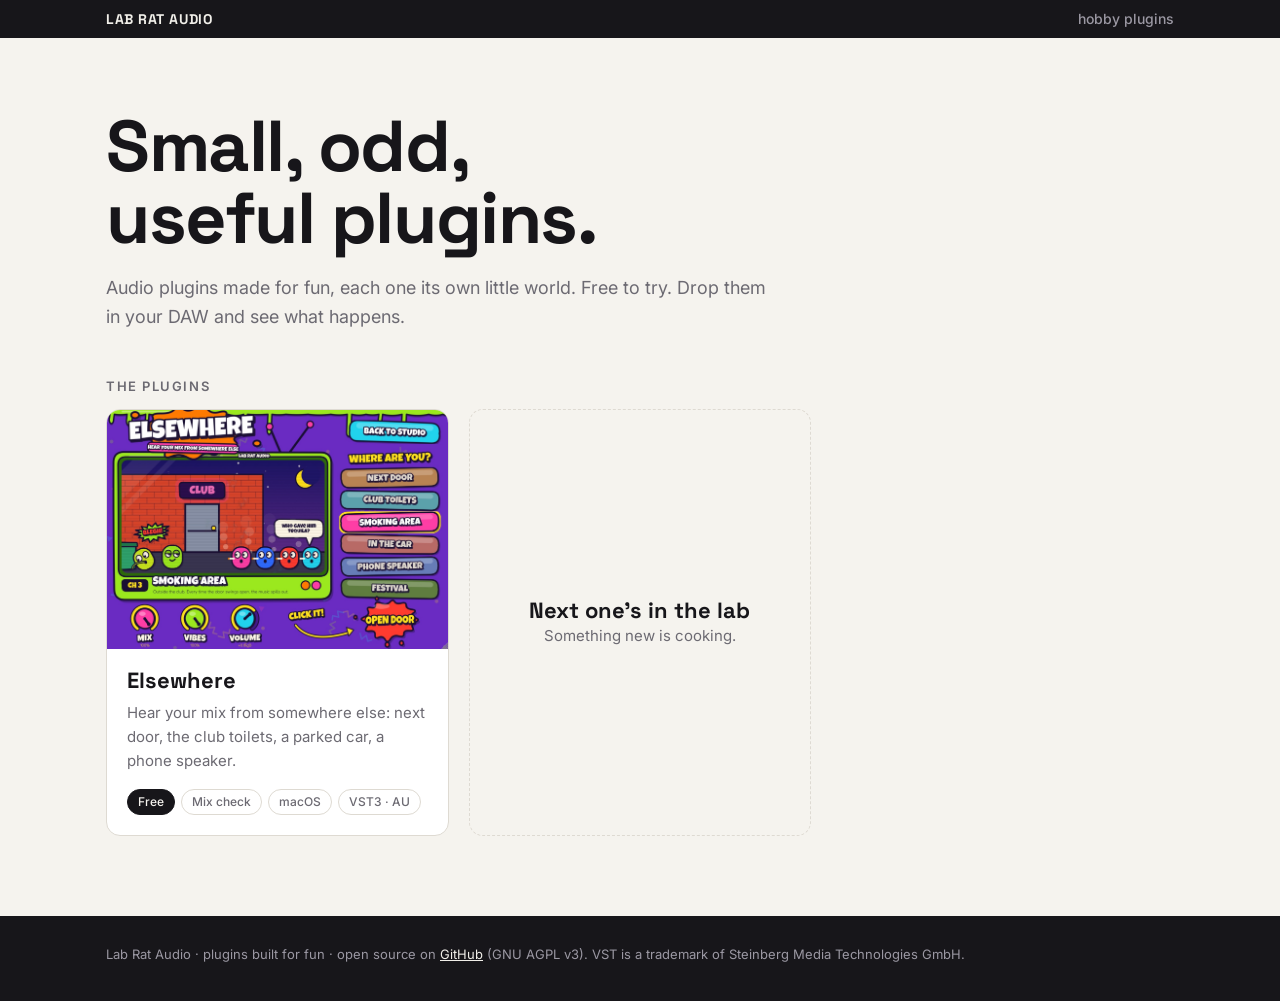
<file: docs/index.html>
<!doctype html>
<html lang="en">
<head>
  <meta charset="utf-8">
  <meta name="viewport" content="width=device-width, initial-scale=1">
  <title>Lab Rat Audio</title>
  <meta name="description" content="Small, odd, useful audio plugins. Made for fun, free to try.">
  <link rel="preconnect" href="https://fonts.googleapis.com">
  <link rel="preconnect" href="https://fonts.gstatic.com" crossorigin>
  <link href="https://fonts.googleapis.com/css2?family=Inter:wght@400;500;600&family=Space+Grotesk:wght@500;700&display=swap" rel="stylesheet">
  <link rel="stylesheet" href="assets/playground.css">
</head>
<body class="pg-hub">
  <header class="pg-bar">
    <div class="pg-bar__inner">
      <a class="pg-wordmark" href="./">LAB RAT AUDIO</a>
      <span class="pg-bar__muted">hobby plugins</span>
    </div>
  </header>

  <main class="pg-main">
    <section class="pg-intro">
      <h1>Small, odd, useful plugins.</h1>
      <p>Audio plugins made for fun, each one its own little world. Free to try. Drop them in your DAW and
         see what happens.</p>
    </section>

    <h2 class="pg-section-title">The plugins</h2>
    <section class="pg-grid">
      <!-- One card per plugin. Copy this block for the next one. -->
      <a class="pg-card" href="elsewhere/">
        <img class="pg-card__image" src="elsewhere/img/hero.jpg" alt="Elsewhere: a cartoon TV showing the club smoking area" loading="lazy">
        <div class="pg-card__body">
          <h3 class="pg-card__name">Elsewhere</h3>
          <p class="pg-card__line">Hear your mix from somewhere else: next door, the club toilets, a parked car, a phone speaker.</p>
          <div class="pg-tags">
            <span class="pg-tag pg-tag--on">Free</span>
            <span class="pg-tag">Mix check</span>
            <span class="pg-tag">macOS</span>
            <span class="pg-tag">VST3 · AU</span>
          </div>
        </div>
      </a>

      <div class="pg-card pg-card--soon">
        <h3 class="pg-card__name">Next one's in the lab</h3>
        <p class="pg-card__line">Something new is cooking.</p>
      </div>
    </section>
  </main>

  <footer class="pg-footer">
    <div class="pg-footer__inner">
      Lab Rat Audio · plugins built for fun · open source on
      <a href="https://github.com/ege-canpolat/lab-rat-audio">GitHub</a> (GNU AGPL v3). VST is a trademark of Steinberg Media Technologies GmbH.
    </div>
  </footer>
</body>
</html>
</file>
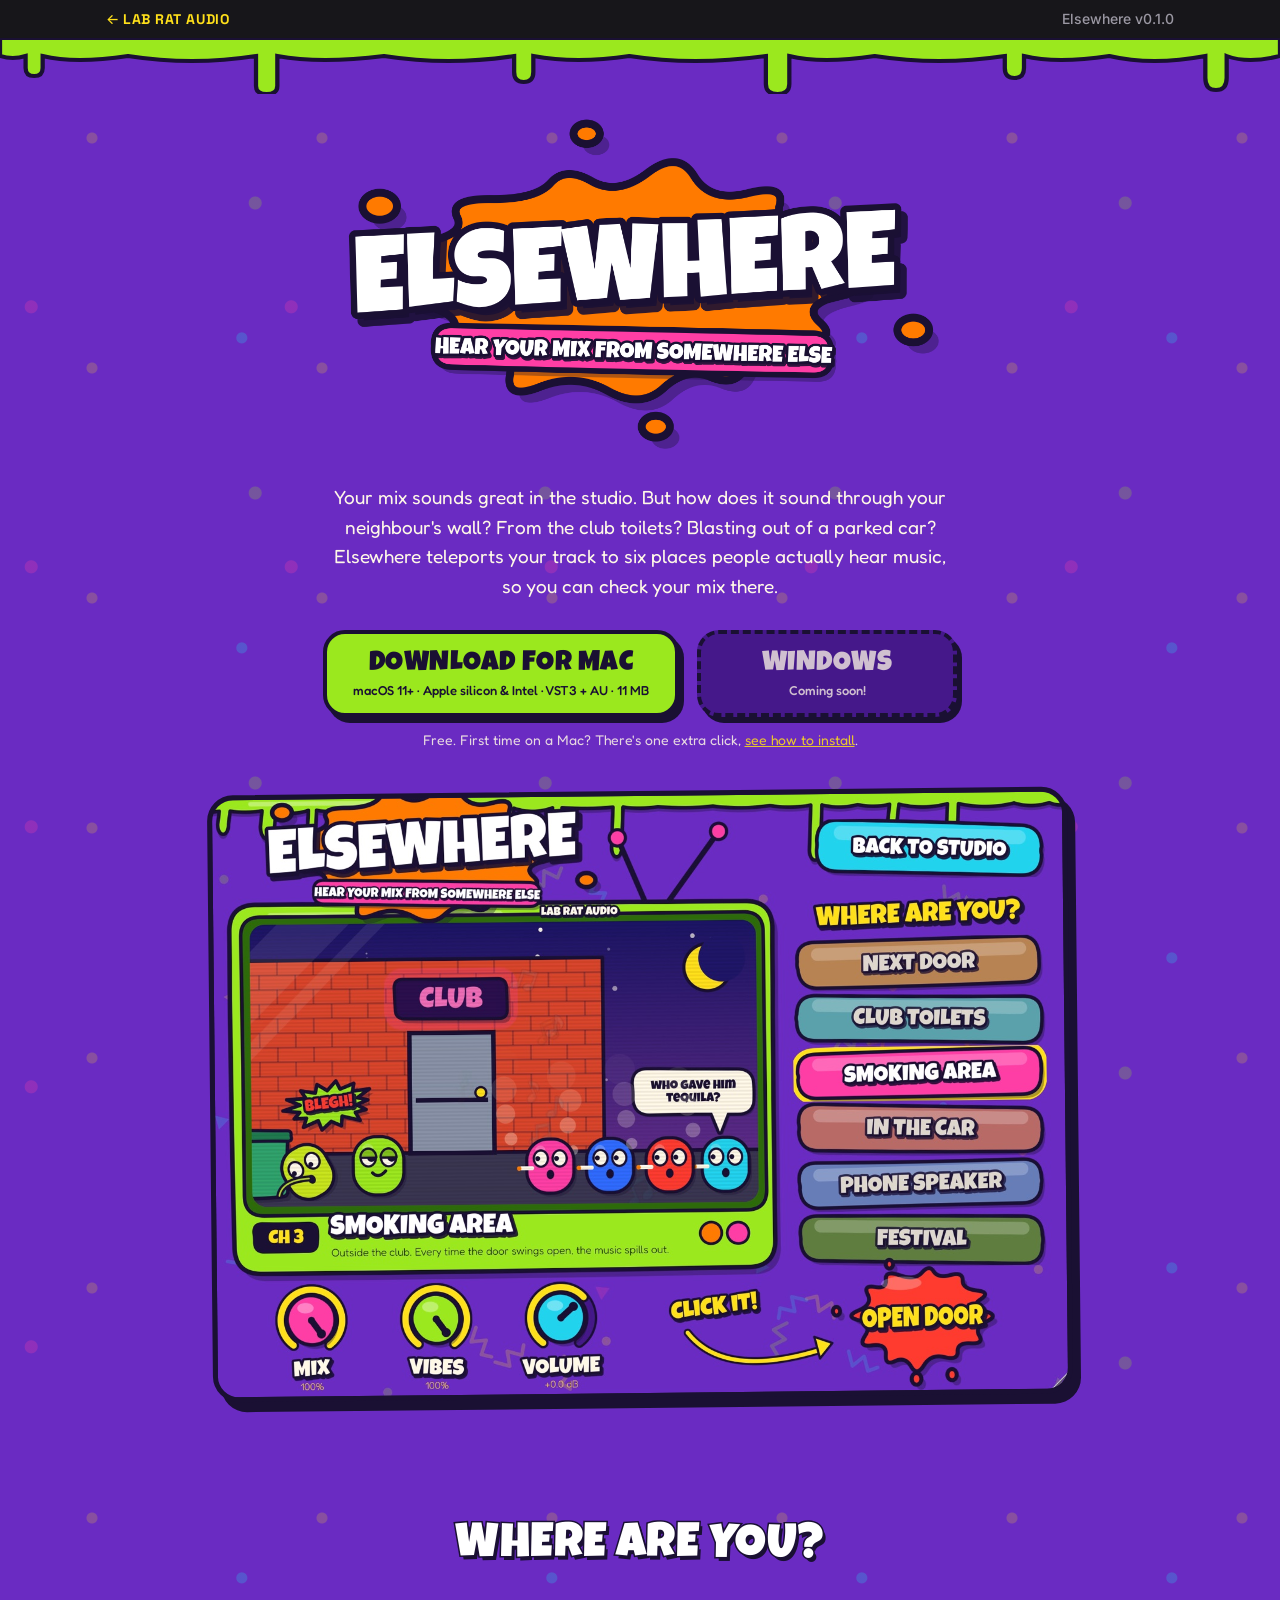
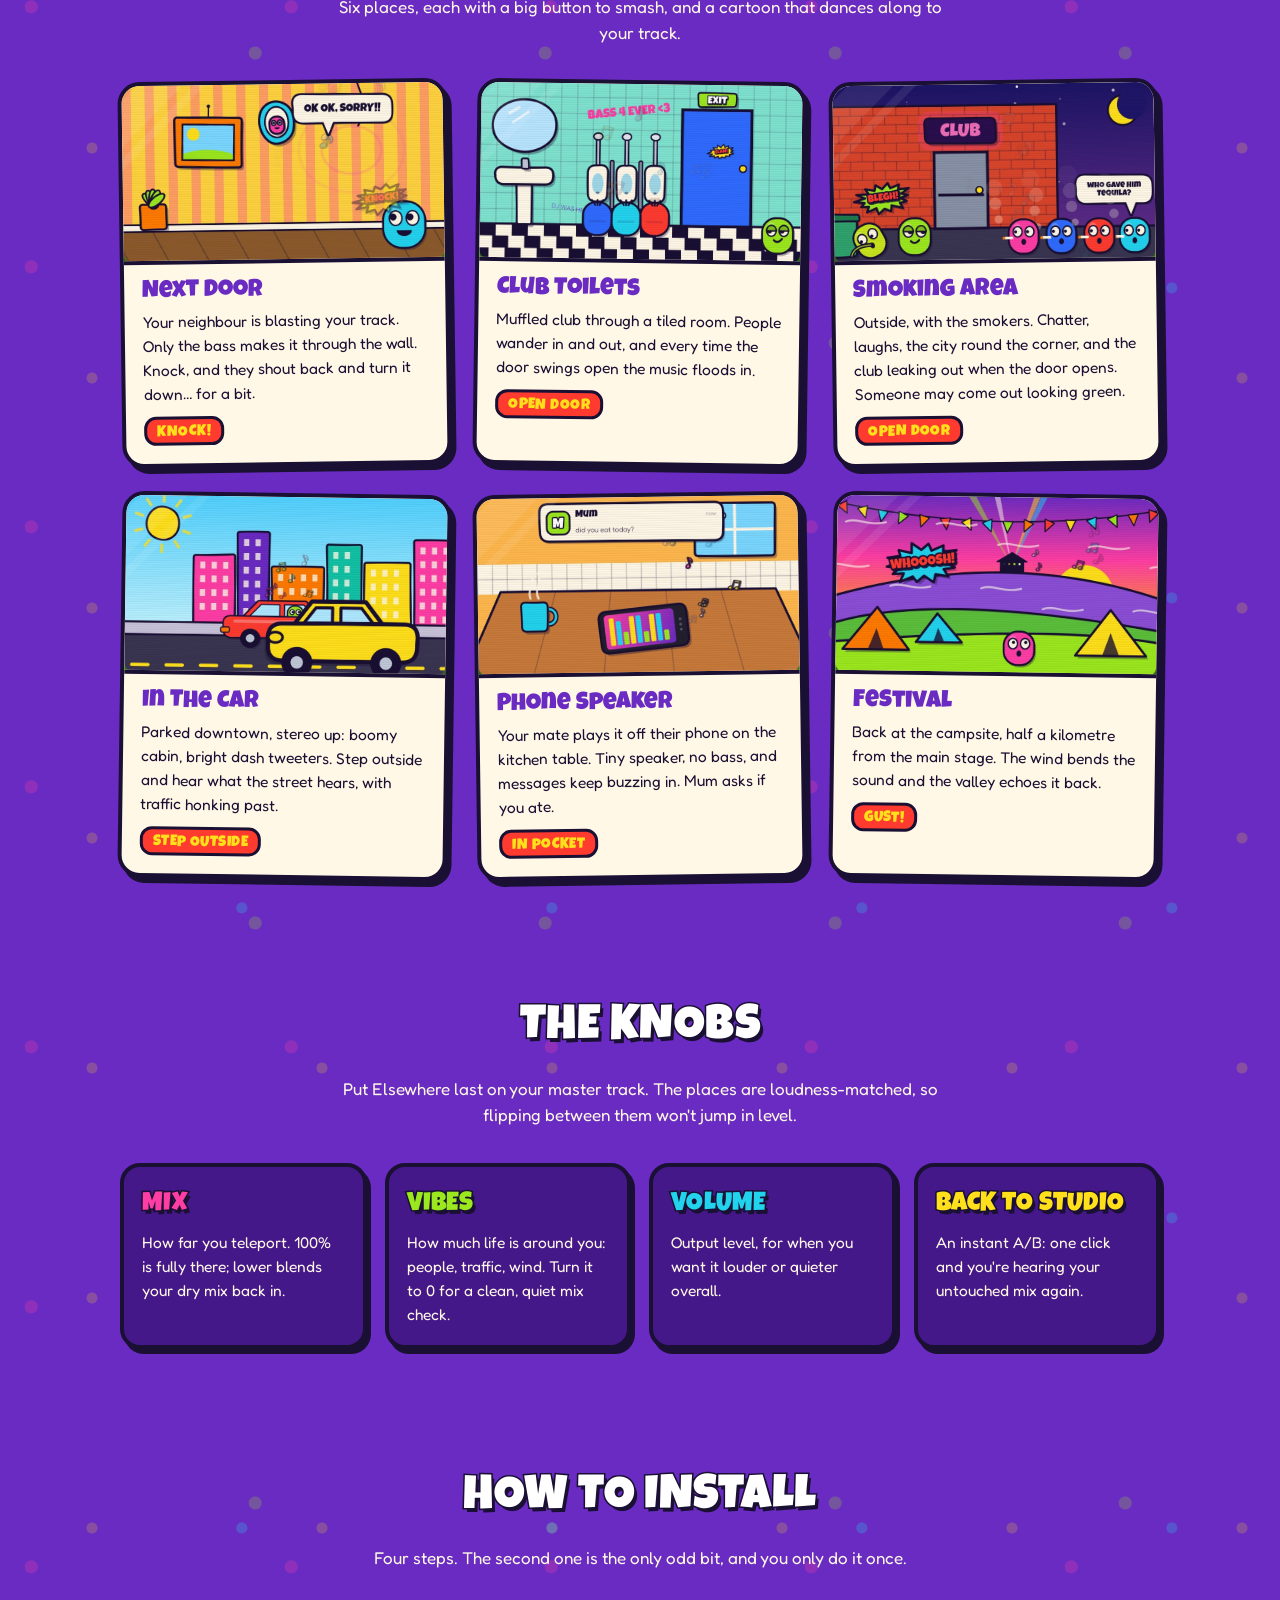
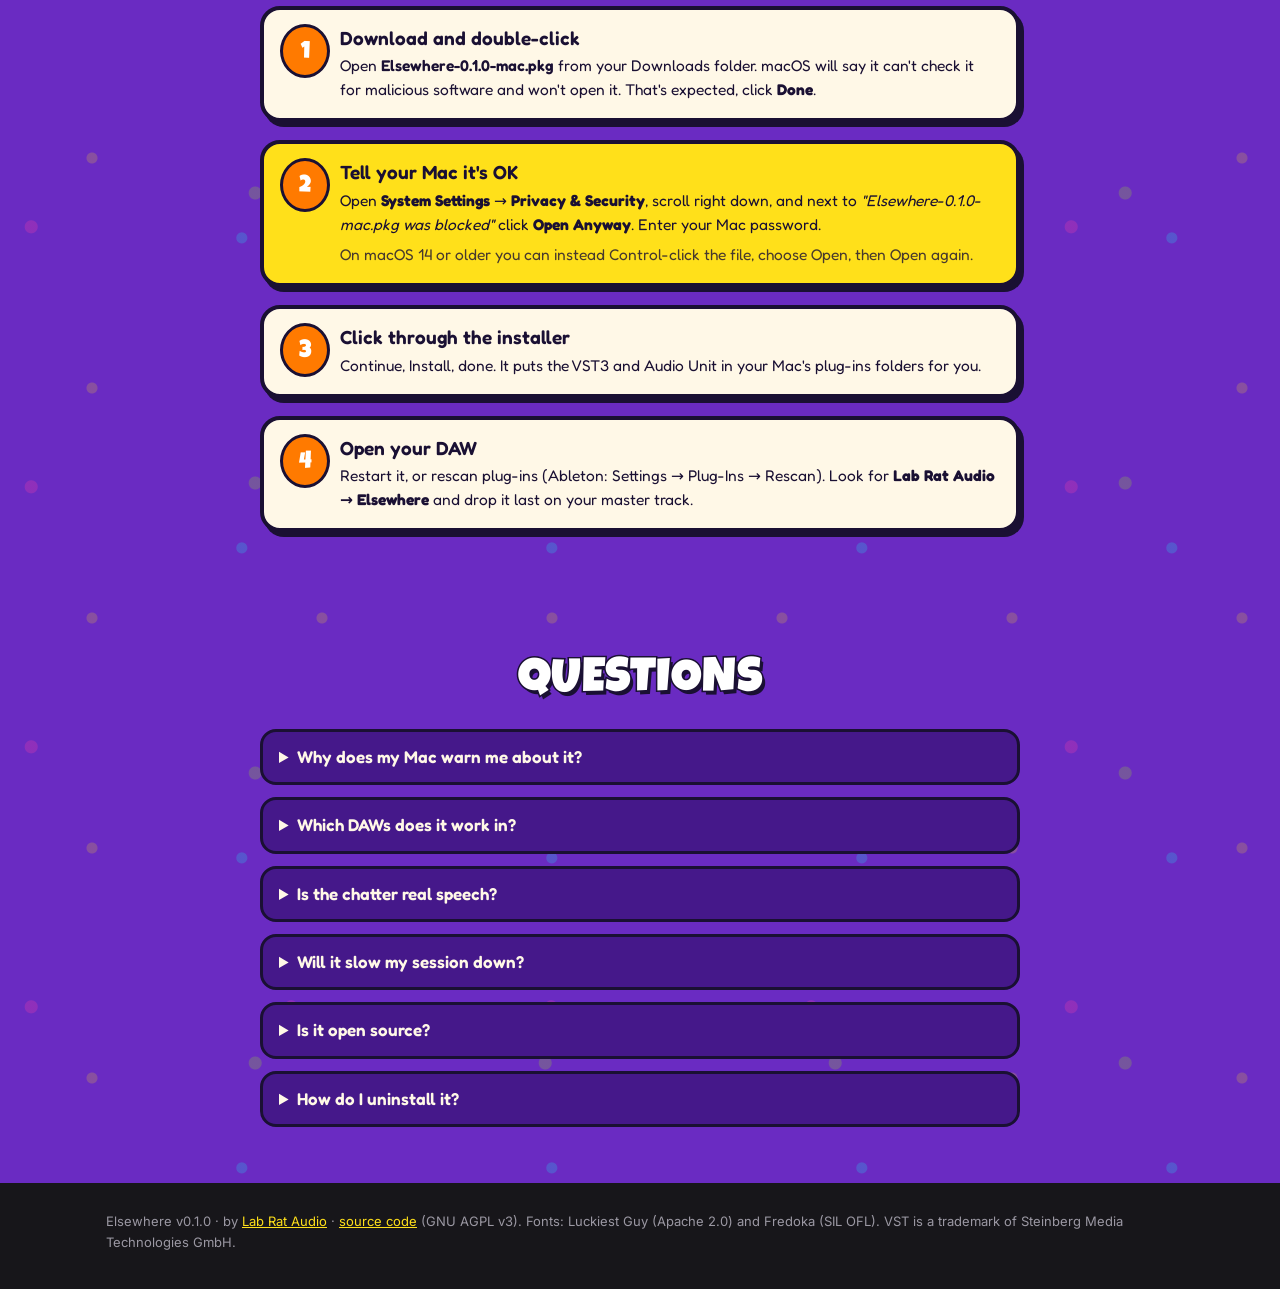
<file: docs/elsewhere/index.html>
<!doctype html>
<html lang="en">
<head>
  <meta charset="utf-8">
  <meta name="viewport" content="width=device-width, initial-scale=1">
  <title>Elsewhere · Lab Rat Audio</title>
  <meta name="description" content="Elsewhere: hear your mix from somewhere else. A free mix-check plugin (VST3 / AU) for macOS.">
  <link rel="preconnect" href="https://fonts.googleapis.com">
  <link rel="preconnect" href="https://fonts.gstatic.com" crossorigin>
  <link href="https://fonts.googleapis.com/css2?family=Fredoka:wght@400;500;600&family=Inter:wght@400;500&family=Luckiest+Guy&family=Space+Grotesk:wght@700&display=swap" rel="stylesheet">
  <link rel="stylesheet" href="../assets/playground.css">
  <link rel="stylesheet" href="elsewhere.css">
</head>
<body class="ew">
  <header class="pg-bar">
    <div class="pg-bar__inner">
      <a href="../">&larr; <span class="pg-wordmark">LAB RAT AUDIO</span></a>
      <span class="pg-bar__muted">Elsewhere v0.1.0</span>
    </div>
  </header>

  <svg class="ew-slime" viewBox="0 0 1200 56" preserveAspectRatio="none" aria-hidden="true">
    <path d="M0 0H1200V18Q1170 26 1150 18V40Q1150 52 1140 52Q1130 52 1130 40V18Q1080 28 1040 18Q990 26 960 18V30Q960 40 951 40Q942 40 942 30V18Q880 28 820 18Q770 26 740 18V46Q740 56 729 56Q718 56 718 46V18Q650 28 590 18Q540 26 500 18V34Q500 44 491 44Q482 44 482 34V18Q420 28 360 18Q300 26 260 18V48Q260 56 250 56Q240 56 240 48V18Q180 28 120 18Q70 26 40 18V30Q40 38 32 38Q24 38 24 30V18Q12 22 0 18Z"
          fill="#9be81e" stroke="#1a1033" stroke-width="4"/>
  </svg>

  <main>
    <section class="ew-hero ew-wrap">
      <h1 class="ew-logo">
        <!-- Exported from the plugin's own drawing code (ElsewhereRender writes Renders/logo.png). -->
        <img src="img/logo.png" width="1171" height="654" alt="Elsewhere: hear your mix from somewhere else">
      </h1>

      <p class="ew-hero__lede">Your mix sounds great in the studio. But how does it sound through your neighbour's wall?
        From the club toilets? Blasting out of a parked car? Elsewhere teleports your track to six places people
        actually hear music, so you can check your mix there.</p>

      <div class="ew-download" id="download">
        <a class="ew-btn ew-btn--go" href="download/Elsewhere-0.1.0-mac.pkg" download>
          <span class="ew-btn__big">DOWNLOAD FOR MAC</span>
          <span class="ew-btn__small">macOS 11+ · Apple silicon &amp; Intel · VST3 + AU · 11 MB</span>
        </a>
        <span class="ew-btn ew-btn--soon" aria-disabled="true">
          <span class="ew-btn__big">WINDOWS</span>
          <span class="ew-btn__small">Coming soon!</span>
        </span>
      </div>
      <p class="ew-download__note">Free. First time on a Mac? There's one extra click, <a href="#install">see how to install</a>.</p>

      <div class="ew-tv">
        <img src="img/hero.jpg" width="1400" height="983" alt="The Elsewhere plugin: a cartoon TV showing smokers chatting outside a club, with knobs and a big OPEN DOOR button">
      </div>
    </section>

    <section class="ew-section ew-wrap">
      <h2 class="ew-display">WHERE ARE YOU?</h2>
      <p class="ew-section__sub">Six places, each with a big button to smash, and a cartoon that dances along to your track.</p>

      <div class="ew-places">
        <article class="ew-place">
          <img src="img/screen_ui_1_sorry.jpg" width="840" height="468" alt="Next Door: a living room, the neighbour's music thumping through the wall" loading="lazy">
          <div class="ew-place__body">
            <h3 class="ew-place__name">Next Door</h3>
            <p>Your neighbour is blasting your track. Only the bass makes it through the wall. Knock, and they shout back and turn it down… for a bit.</p>
            <span class="ew-place__button">KNOCK!</span>
          </div>
        </article>
        <article class="ew-place">
          <img src="img/screen_ui_2_people.jpg" width="840" height="468" alt="Club Toilets: urinals, a mirror and a door to the club" loading="lazy">
          <div class="ew-place__body">
            <h3 class="ew-place__name">Club Toilets</h3>
            <p>Muffled club through a tiled room. People wander in and out, and every time the door swings open the music floods in.</p>
            <span class="ew-place__button">OPEN DOOR</span>
          </div>
        </article>
        <article class="ew-place">
          <img src="img/screen_ui_3_people.jpg" width="840" height="468" alt="Smoking Area: smokers chatting outside the club door at night" loading="lazy">
          <div class="ew-place__body">
            <h3 class="ew-place__name">Smoking Area</h3>
            <p>Outside, with the smokers. Chatter, laughs, the city round the corner, and the club leaking out when the door opens. Someone may come out looking green.</p>
            <span class="ew-place__button">OPEN DOOR</span>
          </div>
        </article>
        <article class="ew-place">
          <img src="img/screen_ui_4_traffic.jpg" width="840" height="468" alt="In The Car: a parked red car on a city street with traffic passing" loading="lazy">
          <div class="ew-place__body">
            <h3 class="ew-place__name">In The Car</h3>
            <p>Parked downtown, stereo up: boomy cabin, bright dash tweeters. Step outside and hear what the street hears, with traffic honking past.</p>
            <span class="ew-place__button">STEP OUTSIDE</span>
          </div>
        </article>
        <article class="ew-place">
          <img src="img/screen_ui_5.jpg" width="840" height="468" alt="Phone Speaker: a phone on a kitchen table with a message notification" loading="lazy">
          <div class="ew-place__body">
            <h3 class="ew-place__name">Phone Speaker</h3>
            <p>Your mate plays it off their phone on the kitchen table. Tiny speaker, no bass, and messages keep buzzing in. Mum asks if you ate.</p>
            <span class="ew-place__button">IN POCKET</span>
          </div>
        </article>
        <article class="ew-place">
          <img src="img/screen_ui_6_action.jpg" width="840" height="468" alt="Festival: tents on a hill, a tiny stage in the distance at sunset" loading="lazy">
          <div class="ew-place__body">
            <h3 class="ew-place__name">Festival</h3>
            <p>Back at the campsite, half a kilometre from the main stage. The wind bends the sound and the valley echoes it back.</p>
            <span class="ew-place__button">GUST!</span>
          </div>
        </article>
      </div>
    </section>

    <section class="ew-section ew-wrap">
      <h2 class="ew-display">THE KNOBS</h2>
      <p class="ew-section__sub">Put Elsewhere last on your master track. The places are loudness-matched, so flipping between them won't jump in level.</p>
      <div class="ew-knobs">
        <div class="ew-knob"><h3 class="ew-display">MIX</h3><p>How far you teleport. 100% is fully there; lower blends your dry mix back in.</p></div>
        <div class="ew-knob"><h3 class="ew-display">VIBES</h3><p>How much life is around you: people, traffic, wind. Turn it to 0 for a clean, quiet mix check.</p></div>
        <div class="ew-knob"><h3 class="ew-display">VOLUME</h3><p>Output level, for when you want it louder or quieter overall.</p></div>
        <div class="ew-knob"><h3 class="ew-display">BACK TO STUDIO</h3><p>An instant A/B: one click and you're hearing your untouched mix again.</p></div>
      </div>
    </section>

    <section class="ew-section ew-wrap" id="install">
      <h2 class="ew-display">HOW TO INSTALL</h2>
      <p class="ew-section__sub">Four steps. The second one is the only odd bit, and you only do it once.</p>
      <ol class="ew-steps">
        <li>
          <h3>Download and double-click</h3>
          <p>Open <span class="ew-path">Elsewhere-0.1.0-mac.pkg</span> from your Downloads folder. macOS will say it can't check it for
             malicious software and won't open it. That's expected, click <b>Done</b>.</p>
        </li>
        <li class="ew-steps__key">
          <h3>Tell your Mac it's OK</h3>
          <p>Open <b>System Settings</b> &rarr; <b>Privacy &amp; Security</b>, scroll right down, and next to
             <i>"Elsewhere-0.1.0-mac.pkg was blocked"</i> click <b>Open Anyway</b>. Enter your Mac password.</p>
          <p class="ew-mini">On macOS 14 or older you can instead Control-click the file, choose Open, then Open again.</p>
        </li>
        <li>
          <h3>Click through the installer</h3>
          <p>Continue, Install, done. It puts the VST3 and Audio Unit in your Mac's plug-ins folders for you.</p>
        </li>
        <li>
          <h3>Open your DAW</h3>
          <p>Restart it, or rescan plug-ins (Ableton: Settings &rarr; Plug-Ins &rarr; Rescan). Look for
             <b>Lab Rat Audio &rarr; Elsewhere</b> and drop it last on your master track.</p>
        </li>
      </ol>
    </section>

    <section class="ew-section ew-wrap">
      <h2 class="ew-display">QUESTIONS</h2>
      <div class="ew-faq">
        <details>
          <summary>Why does my Mac warn me about it?</summary>
          <p>Apple only skips the warning for apps signed with a paid Apple developer certificate. Elsewhere is a hobby
             project and isn't signed (yet), so macOS asks you to confirm once. The plugin itself is the same either way.</p>
        </details>
        <details>
          <summary>Which DAWs does it work in?</summary>
          <p>Anything that loads VST3 or Audio Units on a Mac: Ableton Live, Logic Pro, FL Studio, Bitwig, Reaper, Cubase,
             Studio One, GarageBand and more. Pro Tools (AAX) isn't supported.</p>
        </details>
        <details>
          <summary>Is the chatter real speech?</summary>
          <p>No, it's synthesised gibberish (read the speech bubbles for what they're on about). Everything you hear around
             the music is generated live, so there are no samples and it never repeats exactly.</p>
        </details>
        <details>
          <summary>Will it slow my session down?</summary>
          <p>No: it uses a few percent of one CPU core and adds no latency.</p>
        </details>
        <details>
          <summary>Is it open source?</summary>
          <p>Yes. Elsewhere is free software under the GNU AGPL v3: the whole source is on
             <a href="https://github.com/ege-canpolat/lab-rat-audio">GitHub</a>, and you're welcome to study it, change it
             and share it, as long as what you share stays open under the same licence.</p>
        </details>
        <details>
          <summary>How do I uninstall it?</summary>
          <p>Delete <span class="ew-path">Elsewhere.vst3</span> from <span class="ew-path">/Library/Audio/Plug-Ins/VST3</span> and
             <span class="ew-path">Elsewhere.component</span> from <span class="ew-path">/Library/Audio/Plug-Ins/Components</span>.
             (In Finder, press Cmd+Shift+G and paste the folder path.)</p>
        </details>
      </div>
    </section>
  </main>

  <footer class="pg-footer">
    <div class="pg-footer__inner">
      Elsewhere v0.1.0 · by <a href="../">Lab Rat Audio</a> ·
      <a href="https://github.com/ege-canpolat/lab-rat-audio">source code</a> (GNU AGPL v3). Fonts: Luckiest Guy (Apache 2.0) and Fredoka (SIL OFL).
      VST is a trademark of Steinberg Media Technologies GmbH.
    </div>
  </footer>
</body>
</html>
</file>
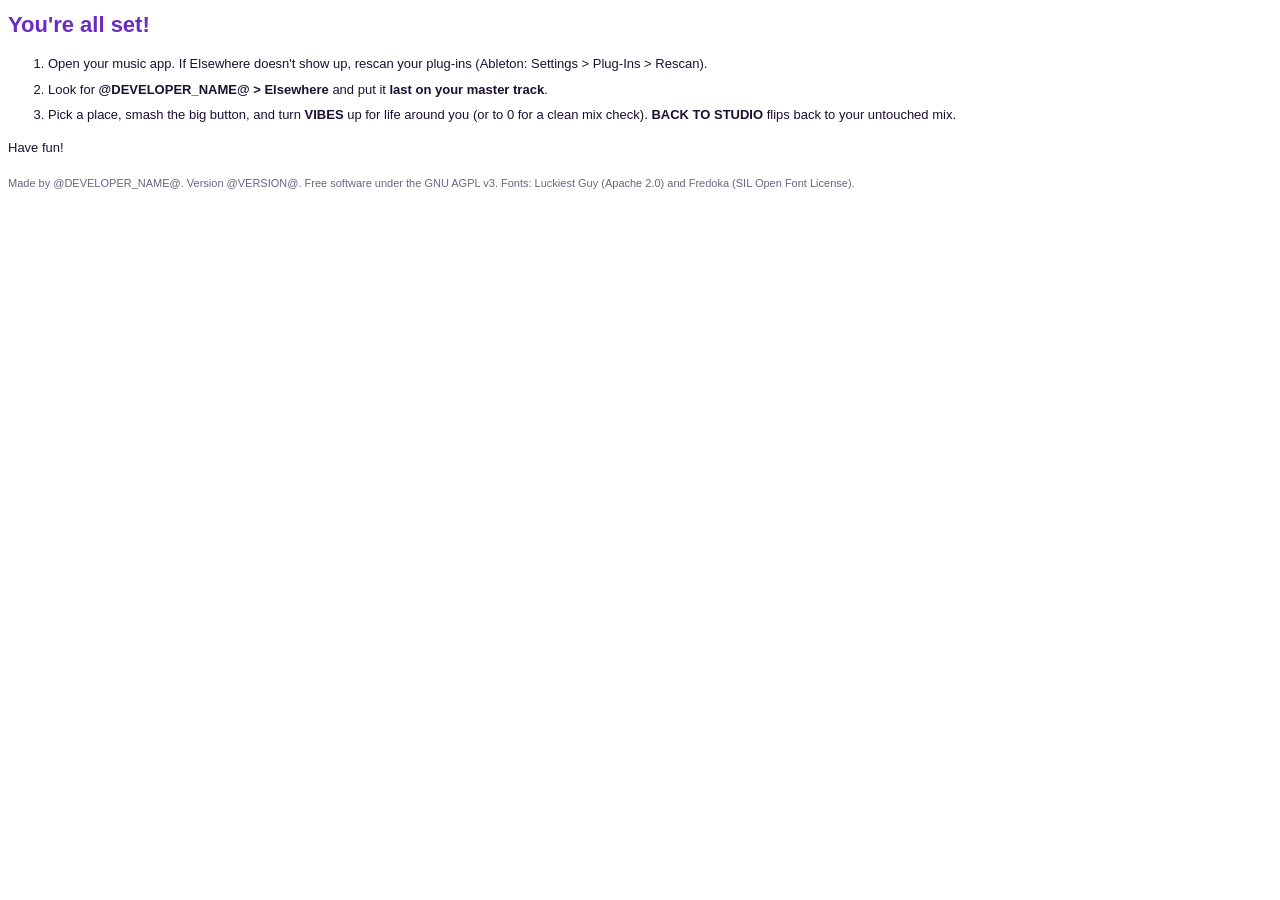
<file: Elsewhere/Installer/conclusion.html>
<!doctype html>
<html>
<head>
<meta charset="utf-8">
<style>
  body { font: 13px -apple-system, Helvetica, sans-serif; color: #1a1033; line-height: 1.5; }
  h1 { font-size: 22px; margin: 0 0 10px; color: #6a2bc2; }
  li { margin-bottom: 6px; }
  .small { color: #6b6480; font-size: 11px; margin-top: 18px; }
</style>
</head>
<body>
  <h1>You're all set!</h1>
  <ol>
    <li>Open your music app. If Elsewhere doesn't show up, rescan your plug-ins
        (Ableton: Settings &gt; Plug-Ins &gt; Rescan).</li>
    <li>Look for <b>@DEVELOPER_NAME@ &gt; Elsewhere</b> and put it <b>last on your master track</b>.</li>
    <li>Pick a place, smash the big button, and turn <b>VIBES</b> up for life around you
        (or to 0 for a clean mix check). <b>BACK TO STUDIO</b> flips back to your untouched mix.</li>
  </ol>
  <p>Have fun!</p>
  <p class="small">Made by @DEVELOPER_NAME@. Version @VERSION@. Free software under the GNU AGPL v3. Fonts: Luckiest Guy (Apache 2.0) and Fredoka (SIL Open Font License).</p>
</body>
</html>
</file>
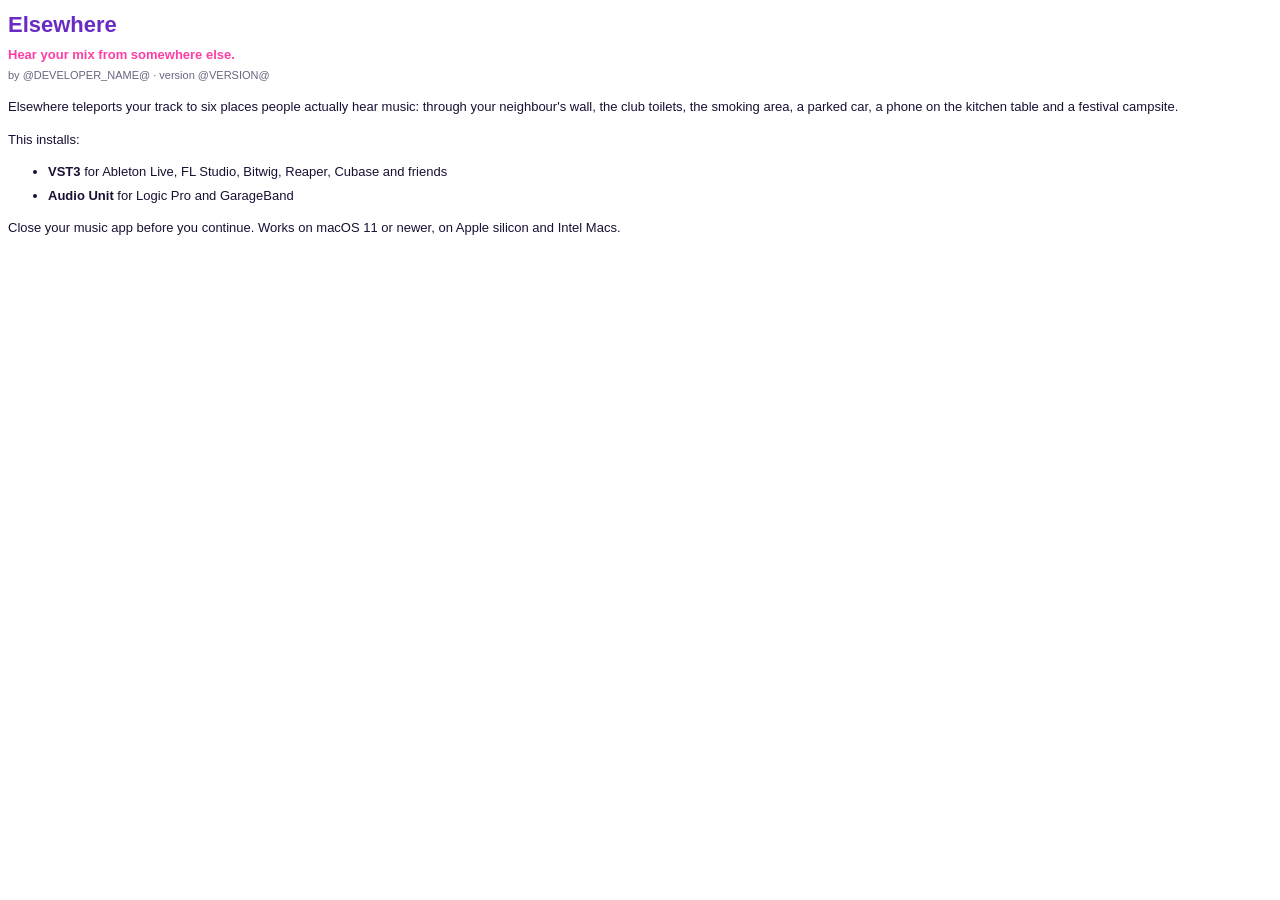
<file: Elsewhere/Installer/welcome.html>
<!doctype html>
<html>
<head>
<meta charset="utf-8">
<style>
  body { font: 13px -apple-system, Helvetica, sans-serif; color: #1a1033; line-height: 1.5; }
  h1 { font-size: 22px; margin: 0 0 4px; color: #6a2bc2; }
  .tag { color: #ff3ea5; font-weight: 700; margin: 0; }
  .by { color: #6b6480; font-size: 11px; margin: 2px 0 14px; }
  li { margin-bottom: 4px; }
</style>
</head>
<body>
  <h1>Elsewhere</h1>
  <p class="tag">Hear your mix from somewhere else.</p>
  <p class="by">by @DEVELOPER_NAME@ · version @VERSION@</p>
  <p>Elsewhere teleports your track to six places people actually hear music: through your neighbour's
     wall, the club toilets, the smoking area, a parked car, a phone on the kitchen table and a festival
     campsite.</p>
  <p>This installs:</p>
  <ul>
    <li><b>VST3</b> for Ableton Live, FL Studio, Bitwig, Reaper, Cubase and friends</li>
    <li><b>Audio Unit</b> for Logic Pro and GarageBand</li>
  </ul>
  <p>Close your music app before you continue. Works on macOS 11 or newer, on Apple silicon and Intel Macs.</p>
</body>
</html>
</file>
<file: docs/assets/playground.css>
/* Lab Rat Audio: the shared, deliberately neutral frame around every plugin.
   The hub uses all of it; plugin pages use the top bar and footer and bring their own look. */

:root {
  --pg-bg: #f5f3ee;
  --pg-surface: #ffffff;
  --pg-ink: #17161a;
  --pg-muted: #6c6a72;
  --pg-line: #dedad2;
  --pg-accent: #17161a;
  --pg-radius: 14px;
  --pg-font: "Inter", system-ui, -apple-system, "Segoe UI", sans-serif;
  --pg-display: "Space Grotesk", "Inter", system-ui, sans-serif;
}

@media (prefers-color-scheme: dark) {
  :root:not([data-theme="light"]) {
    --pg-bg: #121114;
    --pg-surface: #1b1a1f;
    --pg-ink: #f1efe9;
    --pg-muted: #9b98a3;
    --pg-line: #2d2b33;
    --pg-accent: #f1efe9;
  }
}
:root[data-theme="dark"] {
  --pg-bg: #121114;
  --pg-surface: #1b1a1f;
  --pg-ink: #f1efe9;
  --pg-muted: #9b98a3;
  --pg-line: #2d2b33;
  --pg-accent: #f1efe9;
}

* { box-sizing: border-box; }
html { -webkit-text-size-adjust: 100%; }
body { margin: 0; }
img { max-width: 100%; height: auto; display: block; }

/* ---- Top bar: on every page, so you can always get back to the hub ---- */
.pg-bar {
  font: 500 14px/1 var(--pg-font);
  background: #17161a;
  color: #f1efe9;
}
.pg-bar__inner {
  max-width: 1100px;
  margin: 0 auto;
  padding: 12px 16px;
  display: flex;
  align-items: center;
  justify-content: space-between;
  gap: 16px;
}
.pg-bar a { color: inherit; text-decoration: none; }
.pg-bar a:hover { text-decoration: underline; text-underline-offset: 3px; }
.pg-wordmark { font-family: var(--pg-display); font-weight: 700; letter-spacing: 0.04em; }
.pg-bar__muted { color: #9b98a3; }

/* ---- Footer ---- */
.pg-footer {
  font: 400 13px/1.6 var(--pg-font);
  background: #17161a;
  color: #9b98a3;
}
.pg-footer__inner { max-width: 1100px; margin: 0 auto; padding: 28px 16px 36px; }
.pg-footer a { color: #f1efe9; }

/* ---- Hub ---- */
.pg-hub {
  background: var(--pg-bg);
  color: var(--pg-ink);
  font: 400 16px/1.6 var(--pg-font);
  min-height: 100vh;
}
.pg-main { max-width: 1100px; margin: 0 auto; padding: 0 16px; }

.pg-intro { padding: 72px 0 48px; max-width: 720px; }
.pg-intro h1 {
  font: 700 clamp(40px, 7vw, 72px)/1 var(--pg-display);
  letter-spacing: -0.02em;
  margin: 0 0 20px;
  text-wrap: balance;
}
.pg-intro p { margin: 0; font-size: 18px; color: var(--pg-muted); max-width: 60ch; }

.pg-section-title {
  font: 600 13px/1 var(--pg-font);
  text-transform: uppercase;
  letter-spacing: 0.12em;
  color: var(--pg-muted);
  margin: 0 0 16px;
}

.pg-grid {
  display: grid;
  grid-template-columns: repeat(auto-fill, minmax(min(100%, 320px), 1fr));
  gap: 20px;
  padding-bottom: 80px;
}

.pg-card {
  background: var(--pg-surface);
  border: 1px solid var(--pg-line);
  border-radius: var(--pg-radius);
  overflow: hidden;
  color: inherit;
  text-decoration: none;
  display: flex;
  flex-direction: column;
  transition: transform 0.15s ease, box-shadow 0.15s ease;
}
a.pg-card:hover { transform: translateY(-3px); box-shadow: 0 10px 30px rgba(0, 0, 0, 0.12); }
.pg-card__image { aspect-ratio: 940 / 660; object-fit: cover; width: 100%; background: #222; }
.pg-card__body { padding: 18px 20px 20px; display: flex; flex-direction: column; gap: 8px; flex: 1; }
.pg-card__name { font: 700 22px/1.2 var(--pg-display); margin: 0; }
.pg-card__line { margin: 0; color: var(--pg-muted); font-size: 15px; }
.pg-tags { display: flex; flex-wrap: wrap; gap: 6px; margin-top: auto; padding-top: 8px; }
.pg-tag {
  font: 500 12px/1 var(--pg-font);
  border: 1px solid var(--pg-line);
  border-radius: 999px;
  padding: 6px 10px;
  color: var(--pg-muted);
}
.pg-tag--on { background: var(--pg-accent); color: var(--pg-bg); border-color: var(--pg-accent); }

.pg-card--soon {
  border-style: dashed;
  background: transparent;
  justify-content: center;
  align-items: center;
  text-align: center;
  min-height: 280px;
  padding: 24px;
  color: var(--pg-muted);
}
.pg-card--soon .pg-card__name { color: var(--pg-ink); }
</file>
<file: docs/elsewhere/elsewhere.css>
/* Elsewhere's own look: 2000s cartoon, like the plugin. Only this page uses it. */

:root {
  --ink: #1a1033;
  --purple: #6a2bc2;
  --purple-dk: #45188a;
  --orange: #ff7a00;
  --slime: #9be81e;
  --pink: #ff3ea5;
  --cyan: #22d3ee;
  --yellow: #ffe01a;
  --red: #ff3b30;
  --cream: #fff8e7;
  --display: "Luckiest Guy", "Arial Black", sans-serif;
  --body: "Fredoka", system-ui, sans-serif;
}

.ew {
  margin: 0;
  background-color: var(--purple);
  background-image:
    radial-gradient(circle at 12% 18%, rgba(255, 62, 165, 0.25) 0 6px, transparent 7px),
    radial-gradient(circle at 78% 9%, rgba(34, 211, 238, 0.25) 0 5px, transparent 6px),
    radial-gradient(circle at 40% 60%, rgba(255, 224, 26, 0.2) 0 5px, transparent 6px),
    radial-gradient(circle at 88% 70%, rgba(155, 232, 30, 0.22) 0 6px, transparent 7px);
  background-size: 260px 260px, 310px 310px, 230px 230px, 290px 290px;
  color: var(--cream);
  font: 400 17px/1.55 var(--body);
  overflow-x: hidden;
}

.ew a { color: var(--yellow); }

/* Slime oozing off the top. */
.ew-slime { display: block; width: 100%; height: 56px; margin-bottom: -8px; }

.ew-wrap { max-width: 1040px; margin: 0 auto; padding: 0 16px; }

/* Chunky outlined text, like the plugin's. */
.ew-display {
  font-family: var(--display);
  font-weight: 400;
  letter-spacing: 0.01em;
  color: #fff;
  -webkit-text-stroke: 3px var(--ink);
  paint-order: stroke fill;
  text-shadow: 3px 4px 0 var(--ink);
  margin: 0;
}

/* ---- Hero ---- */
.ew-hero { padding: 28px 0 56px; text-align: center; }
.ew-logo { margin: 0 auto; max-width: 620px; }
.ew-logo img { width: 100%; }
.ew-hero__lede { max-width: 620px; margin: 22px auto 30px; font-size: 19px; }

.ew-tv {
  max-width: 860px;
  margin: 0 auto;
  border: 5px solid var(--ink);
  border-radius: 26px;
  box-shadow: 8px 10px 0 var(--ink);
  overflow: hidden;
  transform: rotate(-0.6deg);
  background: var(--ink);
}

/* ---- Download ---- */
.ew-download { display: flex; flex-wrap: wrap; justify-content: center; gap: 18px; margin: 8px 0 10px; }
.ew-btn {
  display: inline-flex;
  flex-direction: column;
  align-items: center;
  gap: 4px;
  min-width: 260px;
  padding: 16px 26px 14px;
  border: 4px solid var(--ink);
  border-radius: 22px;
  box-shadow: 5px 6px 0 var(--ink);
  text-decoration: none;
  transition: transform 0.08s ease, box-shadow 0.08s ease;
}
.ew-btn__big { font: 400 28px/1 var(--display); letter-spacing: 0.02em; }
.ew-btn__small { font: 500 13px/1.3 var(--body); }
.ew a.ew-btn--go { background: var(--slime); color: var(--ink); }
.ew a.ew-btn--go:hover { transform: translate(-1px, -2px) rotate(-1deg); box-shadow: 7px 9px 0 var(--ink); }
.ew a.ew-btn--go:active { transform: translate(3px, 4px); box-shadow: 1px 2px 0 var(--ink); }
.ew-btn--soon { background: var(--purple-dk); color: rgba(255, 248, 231, 0.75); border-style: dashed; cursor: default; }
.ew-download__note { text-align: center; font-size: 14px; opacity: 0.85; margin: 12px 0 40px; }

/* ---- Sections ---- */
.ew-section { padding: 56px 0; }
.ew-section h2 { font-size: clamp(32px, 6vw, 48px); text-align: center; margin-bottom: 10px; }
.ew-section__sub { text-align: center; max-width: 640px; margin: 0 auto 34px; }

.ew-places { display: grid; grid-template-columns: repeat(auto-fill, minmax(min(100%, 300px), 1fr)); gap: 26px; }
.ew-place {
  background: var(--cream);
  color: var(--ink);
  border: 4px solid var(--ink);
  border-radius: 22px;
  box-shadow: 5px 6px 0 var(--ink);
  overflow: hidden;
}
.ew-place:nth-child(odd) { transform: rotate(-0.8deg); }
.ew-place:nth-child(even) { transform: rotate(0.8deg); }
.ew-place img { border-bottom: 4px solid var(--ink); aspect-ratio: 560 / 312; object-fit: cover; width: 100%; }
.ew-place__body { padding: 14px 18px 18px; }
.ew-place__name { font: 400 24px/1.1 var(--display); color: var(--purple); margin: 0 0 6px; }
.ew-place p { margin: 0; font-size: 15.5px; }
.ew-place__button {
  display: inline-block;
  margin-top: 10px;
  background: var(--red);
  color: var(--yellow);
  border: 3px solid var(--ink);
  border-radius: 12px;
  padding: 4px 10px 1px;
  font: 400 15px/1.2 var(--display);
  letter-spacing: 0.03em;
}

.ew-knobs { display: grid; grid-template-columns: repeat(auto-fill, minmax(min(100%, 220px), 1fr)); gap: 18px; }
.ew-knob { background: var(--purple-dk); border: 4px solid var(--ink); border-radius: 20px; padding: 18px; box-shadow: 4px 5px 0 var(--ink); }
.ew-knob h3 { font-size: 26px; margin-bottom: 6px; }
.ew-knob p { margin: 0; font-size: 15.5px; }
.ew-knob:nth-child(1) h3 { color: var(--pink); }
.ew-knob:nth-child(2) h3 { color: var(--slime); }
.ew-knob:nth-child(3) h3 { color: var(--cyan); }
.ew-knob:nth-child(4) h3 { color: var(--yellow); }

/* ---- Install guide ---- */
.ew-steps { counter-reset: step; list-style: none; padding: 0; margin: 0 auto; max-width: 760px; display: grid; gap: 18px; }
.ew-steps li {
  counter-increment: step;
  position: relative;
  background: var(--cream);
  color: var(--ink);
  border: 4px solid var(--ink);
  border-radius: 20px;
  box-shadow: 4px 5px 0 var(--ink);
  padding: 16px 18px 16px 76px;
}
.ew-steps li::before {
  content: counter(step);
  position: absolute;
  left: 16px;
  top: 14px;
  width: 44px;
  height: 44px;
  display: grid;
  place-items: center;
  background: var(--orange);
  border: 3px solid var(--ink);
  border-radius: 50%;
  font: 400 24px/1 var(--display);
  color: #fff;
  padding-top: 4px;
}
.ew-steps h3 { font: 600 19px/1.3 var(--body); margin: 0 0 4px; }
.ew-steps p { margin: 0; font-size: 15.5px; }
.ew-steps li.ew-steps__key { background: var(--yellow); }
.ew-path { font-weight: 600; overflow-wrap: anywhere; }
.ew-mini { font-size: 14px; opacity: 0.8; margin-top: 6px !important; }

.ew-faq { max-width: 760px; margin: 0 auto; display: grid; gap: 12px; }
.ew-faq details { background: var(--purple-dk); border: 3px solid var(--ink); border-radius: 16px; padding: 12px 16px; }
.ew-faq summary { cursor: pointer; font-weight: 600; font-size: 17px; }
.ew-faq p { margin: 10px 0 2px; font-size: 15.5px; }

@media (max-width: 520px) {
  .ew-btn { min-width: 0; width: 100%; }
  .ew-steps li { padding-left: 64px; }
  .ew-steps li::before { left: 10px; width: 40px; height: 40px; font-size: 21px; }
  .ew-place:nth-child(n), .ew-tv { transform: none; }
}

@media (prefers-reduced-motion: reduce) {
  .ew-btn { transition: none; }
}
</file>
